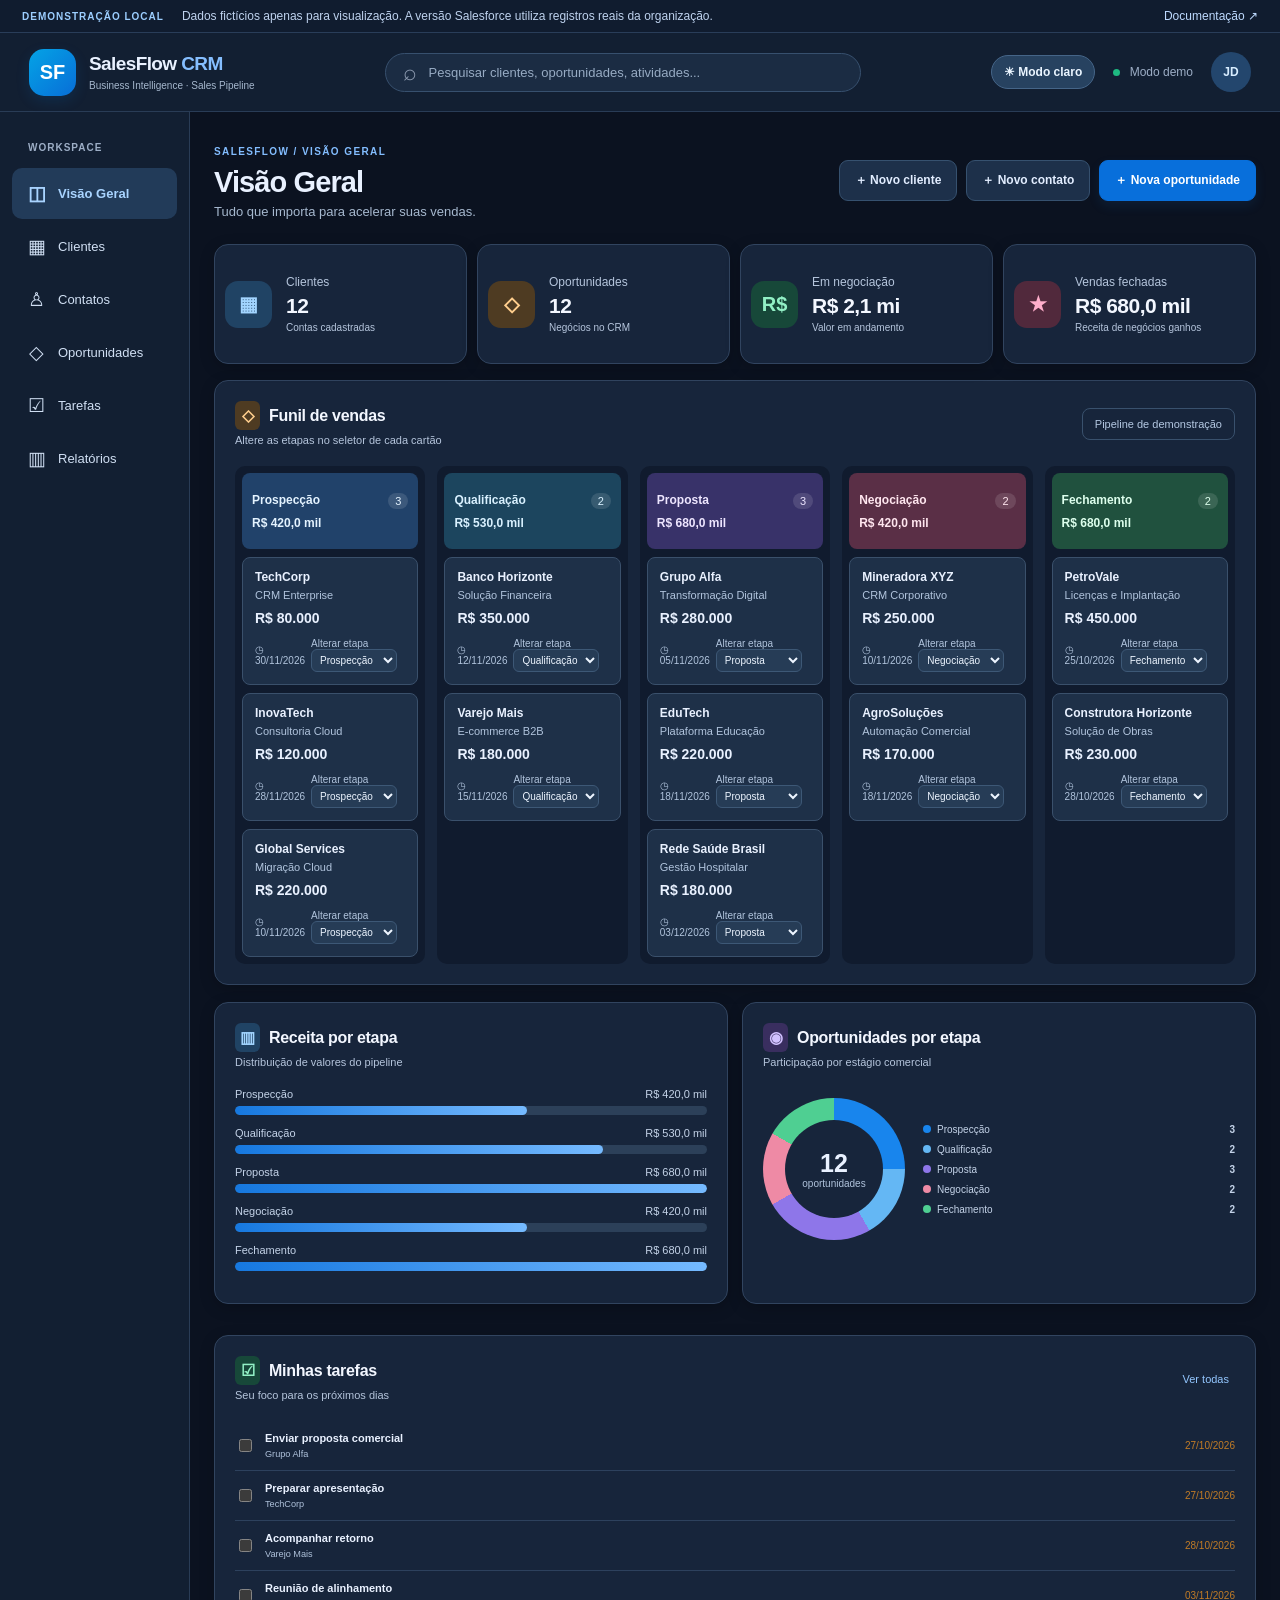
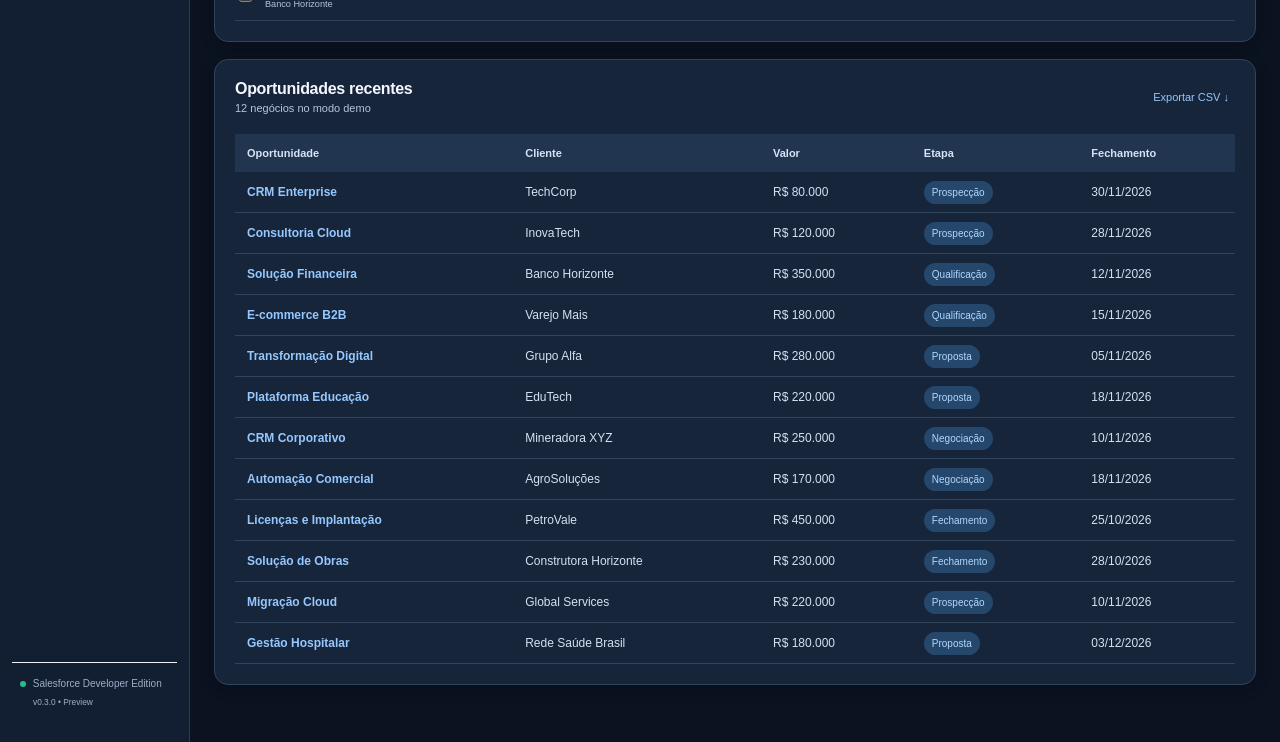
<file: preview/index.html>
<!doctype html>
<html lang="pt-BR">
<head>
<meta charset="utf-8"><meta name="viewport" content="width=device-width,initial-scale=1">
<title>SalesFlow CRM • Demonstração local</title>
<link rel="stylesheet" href="styles.css">
</head>
<body class="theme-dark">
<div class="demo-bar"><strong>DEMONSTRAÇÃO LOCAL</strong><span>Dados fictícios apenas para visualização. A versão Salesforce utiliza registros reais da organização.</span><a href="../README.md" title="Leia o README">Documentação ↗</a></div>
<div class="shell">
 <header class="topbar"><div class="brand"><div class="brand-icon">SF</div><div><b>SalesFlow <em>CRM</em></b><small>Business Intelligence · Sales Pipeline</small></div></div><div class="search"><span>⌕</span><input id="search" placeholder="Pesquisar clientes, oportunidades, atividades..." aria-label="Pesquisar"></div><div class="top-actions"><button id="themeToggle" class="theme-toggle" type="button" aria-label="Modo claro" aria-pressed="true">☀ Modo claro</button><span class="live"><i></i> Modo demo</span><button class="avatar" aria-label="Perfil de demonstração">JD</button></div></header>
 <div class="layout"><aside class="sidebar"><div class="menu-label">WORKSPACE</div><nav id="menu"><button class="nav active" data-view="dashboard"><span>◫</span> Visão Geral</button><button class="nav" data-view="accounts"><span>▦</span> Clientes</button><button class="nav" data-view="contacts"><span>♙</span> Contatos</button><button class="nav" data-view="opportunities"><span>◇</span> Oportunidades</button><button class="nav" data-view="tasks"><span>☑</span> Tarefas</button><button class="nav" data-view="reports"><span>▥</span> Relatórios</button></nav><div class="nav-footer"><span class="hint-dot"></span> Salesforce Developer Edition <small>v0.3.0 • Preview</small></div></aside>
 <main class="main"><div class="heading"><div><span class="eyebrow">SALESFLOW / <span id="breadcrumb">DASHBOARD</span></span><h1 id="pageTitle">Visão Geral <span class="subtle-dot">✦</span></h1><p id="pageDescription">Tudo que importa para acelerar suas vendas.</p></div><div class="actions"><button class="btn secondary" id="newAccount">＋ Novo cliente</button><button class="btn secondary" id="newContact">＋ Novo contato</button><button class="btn primary" id="newOpportunity">＋ Nova oportunidade</button></div></div>
 <section class="stats" id="stats"><article class="stat"><div class="stat-icon blue">▦</div><div><p>Clientes</p><strong id="statAccounts">0</strong><small>Contas cadastradas</small></div></article><article class="stat"><div class="stat-icon amber">◇</div><div><p>Oportunidades</p><strong id="statOpps">0</strong><small>Negócios no CRM</small></div></article><article class="stat"><div class="stat-icon green">R$</div><div><p>Em negociação</p><strong id="statPipeline">—</strong><small>Valor em andamento</small></div></article><article class="stat"><div class="stat-icon pink">★</div><div><p>Vendas fechadas</p><strong id="statWon">—</strong><small>Receita de negócios ganhos</small></div></article></section>
 <section class="panel" id="boardPanel"><div class="panel-header"><div><h2><span class="title-icon orange">◇</span> Funil de vendas</h2><p>Altere as etapas no seletor de cada cartão</p></div><span class="period">Pipeline de demonstração</span></div><div id="board" class="board"></div></section>
 <div class="bottom" id="bottom"><section class="panel chart-panel"><div class="panel-header"><div><h2><span class="title-icon blue">▥</span> Receita por etapa</h2><p>Distribuição de valores do pipeline</p></div></div><div id="bars" class="bars"></div></section><section class="panel donut-panel"><div class="panel-header"><div><h2><span class="title-icon purple">◉</span> Oportunidades por etapa</h2><p>Participação por estágio comercial</p></div></div><div class="donut-wrapper"><div class="donut" id="donut"><div class="donut-center"><b id="donutTotal">0</b><small>oportunidades</small></div></div><div id="legend" class="legend"></div></div></section><section class="panel task-panel"><div class="panel-header"><div><h2><span class="title-icon green">☑</span> Minhas tarefas</h2><p>Seu foco para os próximos dias</p></div><button class="text-btn" id="seeTasks">Ver todas</button></div><div id="quickTasks"></div></section></div>
 <section class="panel records" id="records"><div class="panel-header"><div><h2 id="recordTitle">Oportunidades recentes</h2><p id="recordSubtitle">Registros de demonstração</p></div><div class="records-actions"><label id="stageFilterWrap" hidden>Etapa <select id="stageFilter" aria-label="Filtrar oportunidades por etapa"></select></label><button class="text-btn" id="exportCsv">Exportar CSV ↓</button></div></div><div class="table-wrap"><table id="recordsTable"><thead></thead><tbody></tbody></table></div></section>
 </main></div>
</div>
<dialog id="createModal"><form id="createForm"><div class="dialog-title"><h2 id="modalTitle">Nova oportunidade</h2><button type="button" class="close" id="closeModal" aria-label="Fechar">✕</button></div><div id="formFields"></div><div class="dialog-actions"><button type="button" class="btn secondary" id="cancelModal">Cancelar</button><button type="submit" class="btn primary">Salvar</button></div></form></dialog>
<div id="toast" role="status" aria-live="polite"></div>
<script src="app.js" defer></script>
</body></html>
</file>
<file: preview/styles.css>
:root{--navy:#142545;--text:#243651;--muted:#7c8ba2;--blue:#1377e5;--line:#e8edf5;--bg:#f5f8fd;--white:#fff}*{box-sizing:border-box}body{margin:0;background:var(--bg);font-family:Inter,'Segoe UI',Arial,sans-serif;color:var(--navy)}button,input,select{font:inherit}button{cursor:pointer}.demo-bar{background:#142d51;color:#ddeaff;padding:9px 22px;display:flex;align-items:center;gap:18px;font-size:12px}.demo-bar strong{letter-spacing:1px;font-size:10px;color:#9cceff}.demo-bar span{flex:1}.demo-bar a{color:#bedaff;text-decoration:none}.shell{margin:auto;max-width:1740px;background:var(--bg);min-height:100vh}.topbar{display:flex;align-items:center;gap:24px;justify-content:space-between;background:#fff;border-bottom:1px solid var(--line);height:79px;padding:0 29px}.brand{display:flex;align-items:center;gap:13px;min-width:210px}.brand-icon{display:grid;place-items:center;background:linear-gradient(135deg,#04a3e6,#086ed7);width:47px;height:47px;border-radius:15px;color:white;font-size:20px;font-weight:800;box-shadow:0 5px 14px #067cdb25}.brand b{display:block;font-size:19px;letter-spacing:-.6px}.brand em{font-style:normal;color:#167fe3}.brand small{font-size:10px;color:var(--muted);display:block;margin-top:5px}.search{width:39%;max-width:510px;border:1px solid #e1e9f3;border-radius:25px;padding:10px 17px;background:#f8fafd;display:flex;gap:10px;align-items:center}.search span{color:#8b99ae;font-size:23px;line-height:15px}.search input{width:100%;outline:0;border:0;background:transparent;font-size:13px;color:var(--text)}.top-actions{display:flex;align-items:center;gap:18px}.live{font-size:12px;color:#6c7d95;white-space:nowrap}.live i{display:inline-block;width:7px;height:7px;border-radius:100%;background:#1eb981;margin-right:6px}.avatar{width:40px;height:40px;border:0;border-radius:50%;background:#dcecff;color:#146bc0;font-size:12px;font-weight:800}.layout{display:grid;grid-template-columns:190px minmax(0,1fr)}.sidebar{background:#fff;border-right:1px solid var(--line);padding:30px 12px 20px;min-height:calc(100vh - 100px);display:flex;flex-direction:column}.menu-label{font-size:10px;font-weight:800;letter-spacing:1px;color:#9aa7bb;padding:0 16px 13px}.nav{width:100%;display:flex;align-items:center;gap:13px;text-align:left;border:0;background:none;color:#5a6e87;font-size:13px;border-radius:10px;padding:14px 16px;margin:2px 0}.nav span{font-size:19px;width:17px;text-align:center}.nav:hover{background:#eff6ff}.nav.active{background:#e8f2ff;color:#0b6fdc;font-weight:700}.nav-footer{margin-top:auto;color:#7387a5;padding:15px 8px;font-size:10px;border-top:1px solid #edf2f8}.nav-footer small{display:block;margin:8px 0 0 13px}.hint-dot{display:inline-block;width:6px;height:6px;border-radius:50%;background:#26bd8a;margin-right:4px}.main{padding:29px 24px 40px;min-width:0}.heading{display:flex;align-items:center;justify-content:space-between;gap:14px;margin-bottom:25px}.eyebrow{font-size:10px;letter-spacing:1.4px;color:#3386d6;font-weight:800}.heading h1{font-size:29px;letter-spacing:-.9px;margin:7px 0 5px}.subtle-dot{font-size:14px;color:#f2a637;vertical-align:top}.heading p{margin:0;color:var(--muted);font-size:13px}.actions{display:flex;gap:9px}.btn{border-radius:9px;padding:11px 15px;font-weight:700;font-size:12px;white-space:nowrap}.primary{color:white;background:#086fdb;border:1px solid #086fdb;box-shadow:0 5px 12px #1976d51e}.primary:hover{background:#045cba}.secondary{color:#29557b;background:white;border:1px solid #dce7f4}.secondary:hover{background:#f3f8ff}.stats{display:grid;grid-template-columns:repeat(4,minmax(0,1fr));gap:14px;margin-bottom:16px}.stat{min-height:120px;display:flex;align-items:center;gap:14px;background:#fff;padding:20px 18px;border:1px solid var(--line);border-radius:14px;box-shadow:0 3px 14px #18396105}.stat-icon{width:47px;height:47px;border-radius:13px;display:grid;place-items:center;flex-shrink:0;font-weight:900;font-size:20px}.blue{color:#0b79d8;background:#e6f1ff}.amber{color:#d69320;background:#fff2dc}.green{color:#0a9d62;background:#def8e9}.pink{color:#bd3b68;background:#ffe8ef}.stat p{margin:0 0 5px;color:#718198;font-size:12px}.stat strong{display:block;font-size:24px;letter-spacing:-.5px}.stat small{display:block;margin-top:4px;font-size:10px;color:#9ca8b8}.panel{background:#fff;border:1px solid var(--line);border-radius:14px;padding:20px;margin-bottom:17px;box-shadow:0 3px 14px #18396105}.panel-header{display:flex;align-items:center;justify-content:space-between;gap:13px;margin-bottom:20px}.panel-header h2{font-size:16px;letter-spacing:-.3px;margin:0 0 4px;display:flex;align-items:center;gap:9px}.panel-header p{font-size:11px;margin:0;color:#8898ad}.title-icon{display:inline-grid;place-items:center;padding:5px;border-radius:6px;font-size:16px;min-width:25px}.orange{color:#ee8b0f;background:#fff1dd}.purple{color:#8e66d5;background:#f0ebff}.period{border:1px solid #e3e9f2;border-radius:8px;padding:9px 12px;color:#647895;font-size:11px;white-space:nowrap}.period span{padding-left:10px}.board{display:grid;grid-template-columns:repeat(5,minmax(0,1fr));gap:12px;align-items:stretch;min-height:287px}.column{background:#f8fafd;border-radius:10px;padding:7px;min-width:0}.column-head{padding:10px;border-radius:8px;min-height:76px;display:flex;flex-wrap:wrap;justify-content:space-between;gap:3px 6px;align-content:center}.column-head strong{font-size:12px}.column-head .count{font-size:11px;border-radius:10px;padding:2px 7px;background:#fff9}.column-head small{font-size:12px;font-weight:700;width:100%;margin-top:4px}.stage0 .column-head{background:#dcebff;color:#1860a9}.stage1 .column-head{background:#dceffb;color:#1b6e96}.stage2 .column-head{background:#e8e2ff;color:#6646b3}.stage3 .column-head{background:#ffe6ed;color:#b44664}.stage4 .column-head{background:#daf5e8;color:#208358}.opp-card{margin-top:8px;border:1px solid #e6ebf4;background:white;padding:12px;border-radius:8px;min-height:101px;box-shadow:0 3px 9px #14365705}.opp-card b{font-size:12px;display:block;margin-bottom:5px;white-space:nowrap;overflow:hidden;text-overflow:ellipsis}.opp-card p{color:#7c8ba1;font-size:11px;margin:0 0 6px;min-height:15px;white-space:nowrap;overflow:hidden;text-overflow:ellipsis}.opp-card strong{display:block;font-size:14px}.opp-footer{display:flex;align-items:center;justify-content:space-between;gap:6px;margin-top:12px;color:#8191a6;font-size:10px}.opp-footer select{font-size:10px;border:1px solid #e4eaf2;background:#f9fbfe;border-radius:6px;color:#596e89;padding:4px;max-width:87px}.bottom{display:grid;grid-template-columns:1.2fr .95fr 1.1fr;gap:14px}.bottom .panel{margin-bottom:17px;min-height:245px}.bar-item{margin:12px 0}.bar-label{display:flex;justify-content:space-between;gap:12px;font-size:11px;color:#445877;margin-bottom:6px}.bar-label span:last-child{color:#74869f}.bar-track{height:9px;border-radius:10px;background:#ecf1f8;overflow:hidden}.bar-fill{height:100%;border-radius:10px;background:linear-gradient(90deg,#1678df,#75baff)}.donut-wrapper{display:flex;align-items:center;gap:18px;margin-top:30px}.donut{position:relative;flex-shrink:0;width:142px;height:142px;border-radius:50%;background:conic-gradient(#ddd 0 100%);display:grid;place-items:center}.donut-center{width:98px;height:98px;border-radius:50%;background:white;display:flex;align-items:center;justify-content:center;flex-direction:column}.donut-center b{font-size:25px}.donut-center small{font-size:10px;color:#6c7f98}.legend{flex:1;min-width:0}.legend-item{display:flex;align-items:center;justify-content:space-between;gap:6px;margin:9px 0;font-size:10px;color:#60728e}.legend-item .legend-name{display:flex;align-items:center;gap:6px;min-width:0}.legend-item .legend-name span:last-child{white-space:nowrap;overflow:hidden;text-overflow:ellipsis}.color-dot{width:8px;height:8px;flex-shrink:0;border-radius:50%}.task-list-item{display:flex;align-items:center;gap:10px;padding:11px 0;border-bottom:1px solid #f0f3f7;font-size:11px}.task-list-item input{accent-color:#1378d7}.task-detail{flex:1;min-width:0}.task-detail b{display:block;white-space:nowrap;overflow:hidden;text-overflow:ellipsis}.task-detail small{display:block;color:#8fa0b4;margin-top:5px}.task-date{color:#c27c26;font-size:10px;white-space:nowrap}.text-btn{color:#177fe5;background:none;border:0;font-size:11px}.table-wrap{overflow-x:auto}table{border-collapse:collapse;width:100%;font-size:12px}thead{background:#f4f7fc}th{text-align:left;color:#62748f;padding:13px 12px;font-size:11px}td{padding:13px 12px;border-bottom:1px solid #edf1f6;color:#42546f}td:first-child{font-weight:700;color:#126dc5}.table-pill{background:#edf4ff;color:#1674cc;border-radius:20px;padding:6px 8px;font-size:10px}.empty{color:#8795a8;text-align:center;padding:23px 10px;font-size:12px}dialog{border:0;padding:0;border-radius:16px;width:min(92vw,480px);box-shadow:0 20px 80px #13274b40}dialog::backdrop{background:#081b3890}.dialog-title{display:flex;align-items:center;justify-content:space-between;padding:22px 25px 15px;border-bottom:1px solid var(--line)}.dialog-title h2{font-size:19px;margin:0}.close{border:0;background:none;font-size:18px;color:#8192a9}.form-body{padding:21px 25px;display:grid;gap:14px}.form-body label{font-size:12px;font-weight:700;color:#475c77;display:block}.form-body input,.form-body select{width:100%;margin-top:7px;padding:11px;border-radius:8px;border:1px solid #dfe7f2;color:#243956;background:white;outline-color:#167de5}.dialog-actions{padding:16px 25px 22px;display:flex;justify-content:flex-end;gap:9px;border-top:1px solid var(--line)}#toast{position:fixed;bottom:22px;right:24px;background:#123c6b;color:white;padding:12px 18px;border-radius:9px;font-size:12px;box-shadow:0 10px 30px #122c4c30;opacity:0;transition:opacity .25s;pointer-events:none}#toast.show{opacity:1}@media(max-width:1380px){.board{grid-template-columns:repeat(5,minmax(175px,1fr));overflow-x:auto}.bottom{grid-template-columns:1fr 1fr}.task-panel{grid-column:1/-1}.stats{gap:10px}.stat{padding:15px 10px}.stat strong{font-size:21px}}@media(max-width:850px){.layout{grid-template-columns:1fr}.sidebar{min-height:auto;padding:6px;display:block;border-right:0;border-bottom:1px solid var(--line)}.sidebar nav{display:flex;overflow-x:auto}.sidebar .menu-label,.nav-footer{display:none}.nav{white-space:nowrap;width:auto;margin-right:4px;padding:10px}.topbar{padding:12px;flex-wrap:wrap;height:auto}.search{order:3;width:100%;max-width:none}.main{padding:19px 12px}.heading{align-items:start;flex-direction:column}.stats{grid-template-columns:1fr 1fr}.bottom{grid-template-columns:1fr}.task-panel{grid-column:auto}.board{grid-template-columns:repeat(5,minmax(185px,1fr))}.donut-wrapper{justify-content:center}.demo-bar{flex-wrap:wrap;gap:6px}}@media(max-width:450px){.stat-icon{width:32px;height:32px;font-size:13px}.stat{gap:7px}.stat strong{font-size:19px}.brand small,.top-actions .live{display:none}.actions{flex-wrap:wrap}.panel{padding:14px}}

/* v0.2.0: contatos e filtro de oportunidades */
.records-actions { display:flex; gap:15px; align-items:center; flex-wrap:wrap; }
#stageFilterWrap { font-size:12px; font-weight:600; color:#52617a; }
#stageFilterWrap select { margin-left:7px; padding:8px 10px; border:1px solid #d9e3ee; background:white; border-radius:8px; color:#213651; max-width:200px; }

/* v0.3.0: theme Dark / Light - all styles scoped to local demo body */
.theme-toggle{border:1px solid #c6d5e8;border-radius:20px;background:#ecf4ff;color:#17395d;white-space:nowrap;font-weight:700;font-size:12px;padding:9px 12px}
.theme-toggle:hover,.theme-toggle:focus-visible{background:#dbeaff;outline:2px solid #509af1;outline-offset:2px}
body.theme-dark{--navy:#e9f1ff;--text:#dbe7f8;--muted:#a6b8ce;--line:#293c56;--bg:#0b1220;--white:#18273e;color:#e9f1ff;color-scheme:dark}
body.theme-dark .shell{background:#0b1220}
body.theme-dark .demo-bar{background:#101c2f;color:#bed2ee;border-bottom:1px solid #293d59}
body.theme-dark .topbar,body.theme-dark .sidebar{background:#121f32;border-color:#293c56}
body.theme-dark .brand em{color:#85beff}
body.theme-dark .search{background:#1b2c43;border-color:#37506e}
body.theme-dark .search input{color:#eaf3ff}
body.theme-dark .search input::placeholder{color:#97abc3}
body.theme-dark .live,body.theme-dark .menu-label,body.theme-dark .nav-footer{color:#9daec6}
body.theme-dark .nav{color:#d0dff3}
body.theme-dark .nav:hover,body.theme-dark .nav.active{background:#223b59;color:#a9d4ff}
body.theme-dark .avatar{background:#23466d;color:#d8edff}
body.theme-dark .heading .eyebrow{color:#83bdff}
body.theme-dark .secondary{background:#1d304a;color:#e2edff;border-color:#36516f}
body.theme-dark .secondary:hover{background:#2b4767}
body.theme-dark .stat,body.theme-dark .panel{background:#17253b;border-color:#31445f;box-shadow:0 4px 15px #0003}
body.theme-dark .stat p,body.theme-dark .stat small,body.theme-dark .panel-header p{color:#b5c5dc}
body.theme-dark .stat strong,body.theme-dark .panel-header h2{color:#f3f7ff}
body.theme-dark .stat-icon.blue,body.theme-dark .title-icon.blue{background:#204364;color:#a2d5ff}
body.theme-dark .stat-icon.amber,body.theme-dark .title-icon.orange{background:#4e3b22;color:#ffce8d}
body.theme-dark .stat-icon.green,body.theme-dark .title-icon.green{background:#174839;color:#92f0c5}
body.theme-dark .stat-icon.pink{background:#51293c;color:#ffaecb}
body.theme-dark .title-icon.purple{background:#392e5f;color:#d1c1ff}
body.theme-dark .period{border-color:#39516d;color:#b5c9e3}
body.theme-dark .column{background:#101b2e}
body.theme-dark .stage0 .column-head{background:#21426a;color:#e4f3ff}
body.theme-dark .stage1 .column-head{background:#1c455e;color:#d9f1ff}
body.theme-dark .stage2 .column-head{background:#383269;color:#eee6ff}
body.theme-dark .stage3 .column-head{background:#5a2f46;color:#ffe6ef}
body.theme-dark .stage4 .column-head{background:#20513e;color:#ddffed}
body.theme-dark .column-head .count{background:#ffffff1f}
body.theme-dark .opp-card{background:#1e3048;border-color:#3a506b;box-shadow:none}
body.theme-dark .opp-card p,body.theme-dark .opp-footer{color:#b1c4dd}
body.theme-dark .opp-footer select{background:#263c56;border-color:#3d5876;color:#edf5ff}
body.theme-dark .bar-label,body.theme-dark .bar-label span:last-child,body.theme-dark .legend-item{color:#c4d3e8}
body.theme-dark .bar-track{background:#2c4059}
body.theme-dark .donut-center{background:#17253b}
body.theme-dark .donut-center small,body.theme-dark .task-detail small{color:#b0c3dc}
body.theme-dark .task-list-item{border-color:#2d415d}
body.theme-dark .text-btn{color:#94c7ff}
body.theme-dark thead{background:#213550}
body.theme-dark th{color:#d6e3f5}
body.theme-dark td{border-color:#30445c;color:#d5e1f2}
body.theme-dark td:first-child{color:#95c8ff}
body.theme-dark .table-pill{background:#25476b;color:#b0d8ff}
body.theme-dark .empty{color:#aebfd6}
body.theme-dark #stageFilterWrap{color:#c8d9ec}
body.theme-dark #stageFilterWrap select{background:#23364f;color:#edf6ff;border-color:#3c536d}
body.theme-dark dialog{background:#17253b;color:#eaf2ff;border:1px solid #3a506e}
body.theme-dark .dialog-title,body.theme-dark .dialog-actions{border-color:#344861}
body.theme-dark .form-body label{color:#cedff4}
body.theme-dark .form-body input,body.theme-dark .form-body select{background:#1f344f;color:#f1f6ff;border-color:#47617d}
body.theme-dark .close{color:#cedaeb}
body.theme-dark .theme-toggle{background:#274260;border-color:#456588;color:#eaf5ff}
body.theme-dark .theme-toggle:hover,body.theme-dark .theme-toggle:focus-visible{background:#355b81}
@media(max-width:850px){.theme-toggle{padding:7px 10px;font-size:11px}}
</file>
